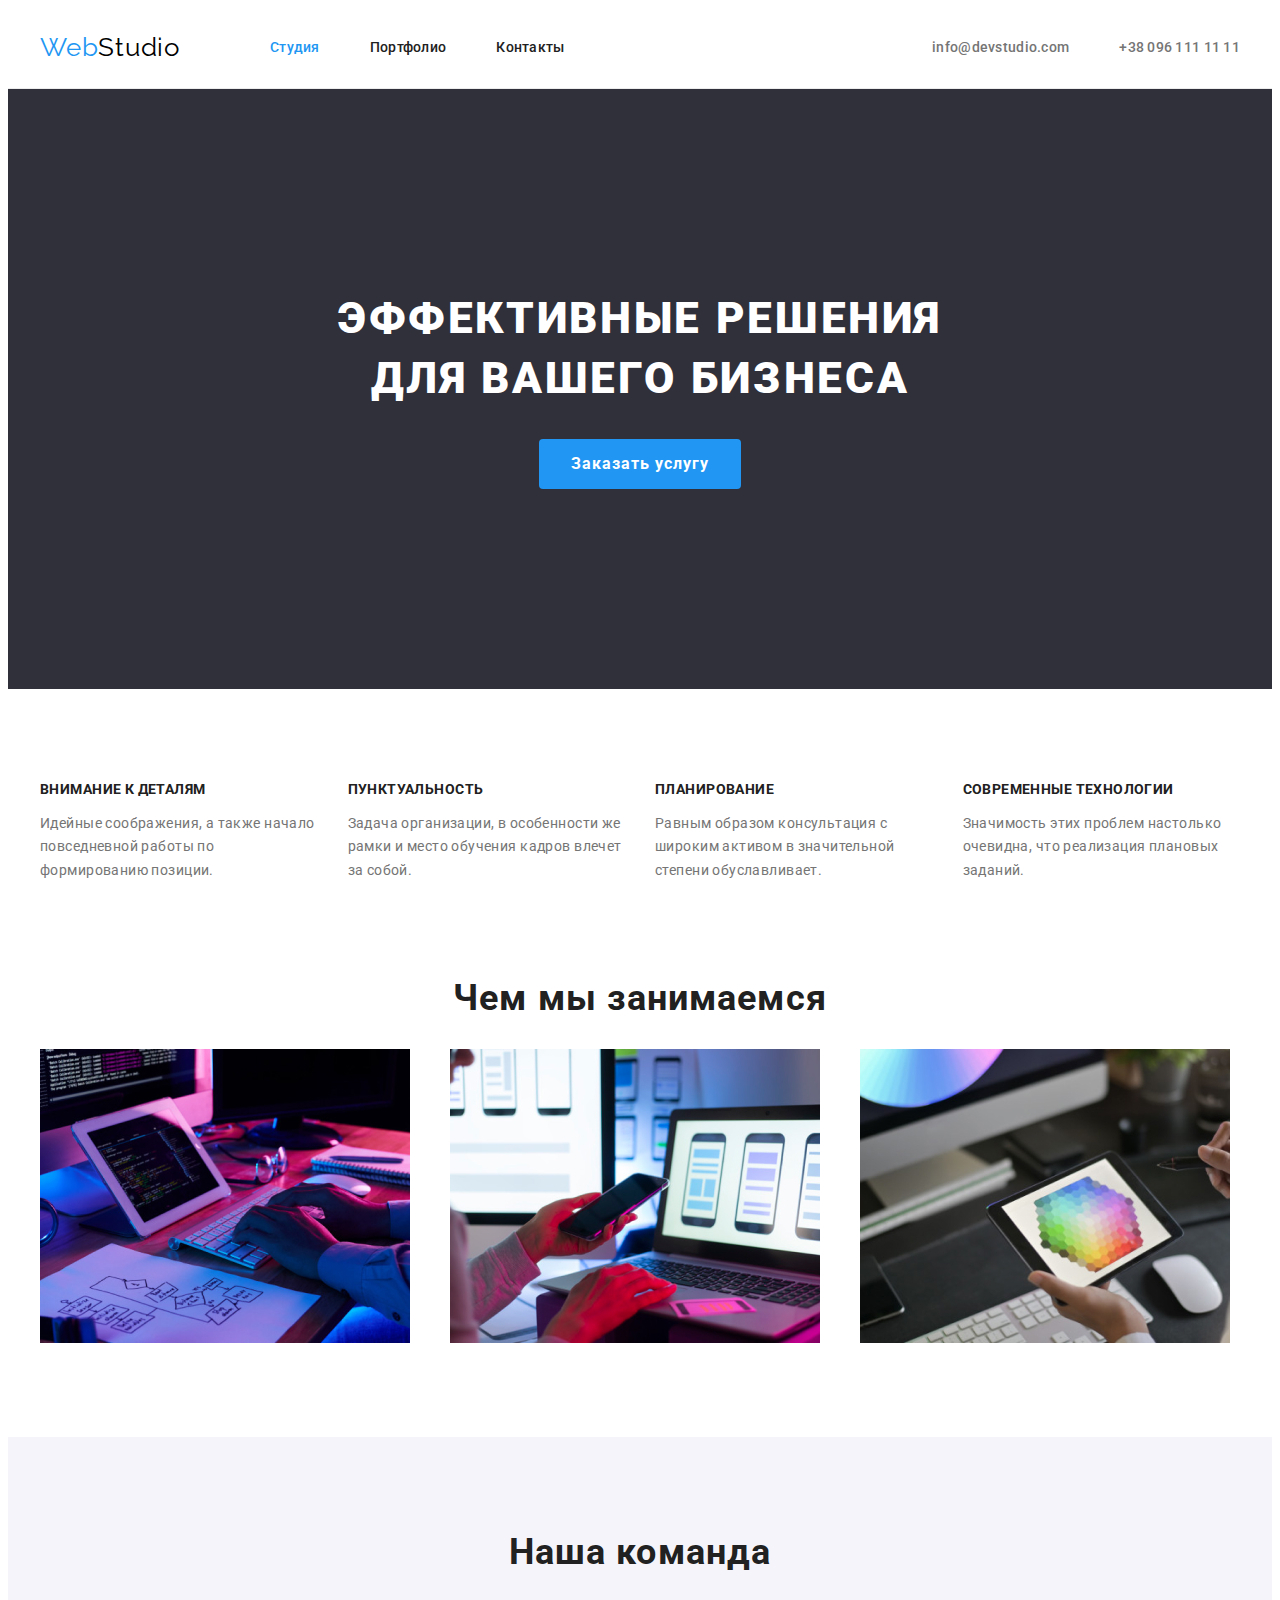
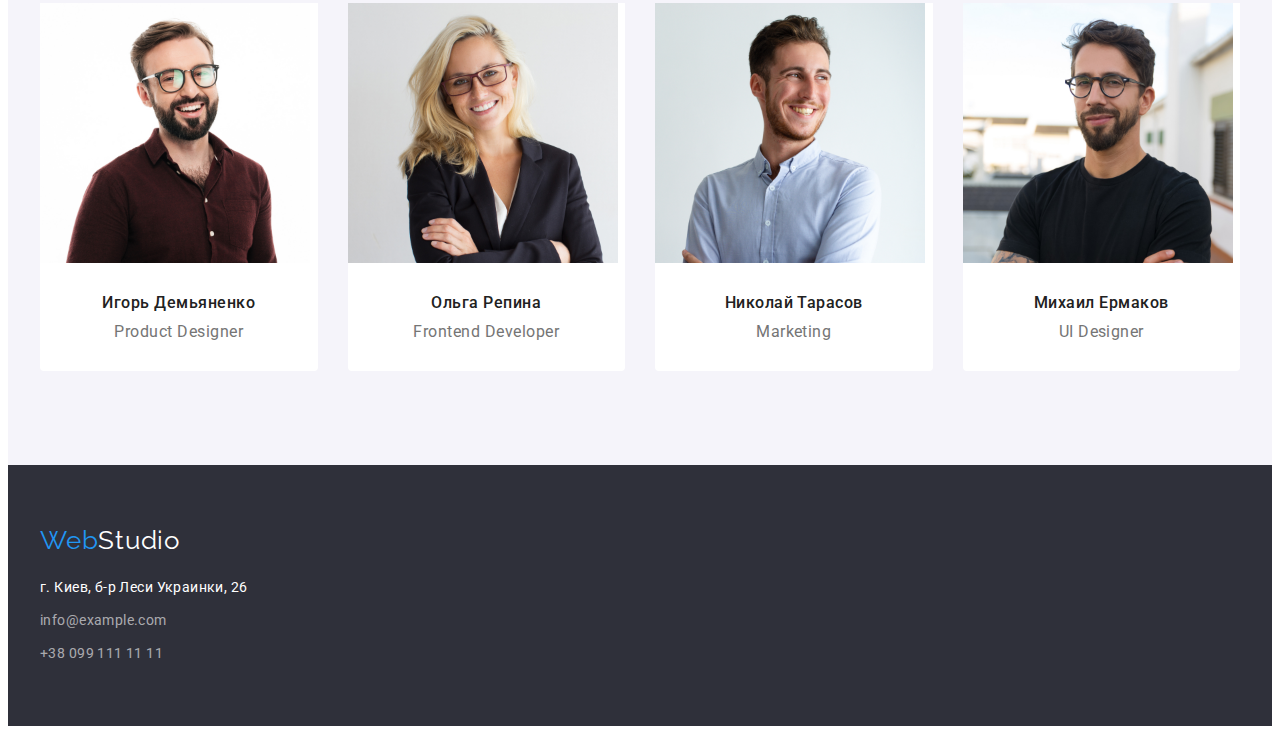
<file: index.html>
<!DOCTYPE html>
<html lang="ru">
<head>
    <meta charset="UTF-8">
    <meta http-equiv="X-UA-Compatible" content="IE=edge">
    <meta name="viewport" content="width=device-width, initial-scale=1.0">
    <title>Студия</title>
    <link rel="preconnect" href="https://fonts.googleapis.com">
    <link rel="preconnect" href="https://fonts.gstatic.com" crossorigin>
    <link href="https://fonts.googleapis.com/css2?family=Raleway:wght@700&family=Roboto:wght@400;500;700;900&display=swap" rel="stylesheet">
    <link rel="stylesheet" href="https://cdnjs.cloudflare.com/ajax/libs/modern-normalize/1.1.0/modern-normalize.min.css" integrity="sha512-wpPYUAdjBVSE4KJnH1VR1HeZfpl1ub8YT/NKx4PuQ5NmX2tKuGu6U/JRp5y+Y8XG2tV+wKQpNHVUX03MfMFn9Q==" crossorigin="anonymous" referrerpolicy="no-referrer" />
    <link rel="stylesheet" href="./css/styles.css">
</head>

<body>

    <!-- Верхняя линия -->

    <header class="header">
        <div class="container">
            <a class="header-logo" href="./index.html"><span>Web</span>Studio</a>
            <nav class="header-nav">
                <ul class="header-nav-list list">
                    <li class="header-nav-item"><a href="./index.html" class="header-nav-link current">Студия</a></li>
                    <li class="header-nav-item"><a href="./portfolio.html" class="header-nav-link">Портфолио</a></li>
                    <li class="header-nav-item"><a href="" class="header-nav-link">Контакты</a></li>
                </ul>
            </nav>
            
            <ul class="header-address-list list">
                <li class="header-address-item">
                    <a href="mailto:info@devstudio.com" class="header-address-link">info@devstudio.com</a>
                </li>
                <li class="header-address-item">
                    <a href="tel:380961111111" class="header-address-link">+38 096 111 11 11</a>
                </li>
            </ul>
        </div>
    </header>

    <!-- Уникальный контент -->

    <main>
        <!-- Блок-герой -->
        
        <section class="hero">
            <div class="container">
                <h1 class="hero-title">Эффективные решения для вашего бизнеса</h1>
                <button type="button" class="hero-btn">Заказать услугу</button>
            </div>
        </section>

        <!-- Блок преимуществ -->

        <section class="benefits section without-padding">
            <div class="container">
                <h2 class="hidden-title">Преимущества</h2> 
            <ul class="benefits-list list">
                <li class="benefit-item">
                    <h3 class="benefit-subtitle">Внимание к деталям</h3>
                    <p class="benefit-text">Идейные соображения, а также начало повседневной работы по формированию позиции.</p>
                </li>
                <li class="benefit-item">
                    <h3 class="benefit-subtitle">Пунктуальность</h3>
                    <p class="benefit-text">Задача организации, в особенности же рамки и место обучения кадров влечет за собой.</p>
                </li>
                <li class="benefit-item">
                    <h3 class="benefit-subtitle">Планирование</h3>
                    <p class="benefit-text">Равным образом консультация с широким активом в значительной степени обуславливает.</p>
                </li>
                <li class="benefit-item">
                    <h3 class="benefit-subtitle">Современные технологии</h3>
                    <p class="benefit-text">Значимость этих проблем настолько очевидна, что реализация плановых заданий.</p>
                </li>
            </ul>
            </div>
        </section>

        <!-- Блок услуг -->
        <section class="services section">
            <div class="container"> 
                <h2 class="section-title">Чем мы занимаемся</h2>
            <ul class="services-list list">
                <li class="services-list-item">
                    <a href="">
                        <img src="./img/service-1.jpg" alt="человек печатает на клавиатуре" width="370">
                    </a>
                </li>
                <li class="services-list-item">
                    <a href="">
                        <img src="./img/service-2.jpg" alt="человек смотрит на экран ноутбука" width="370">
                    </a>
                </li>
                <li class="services-list-item">
                    <a href="">
                        <img src="./img/service-3.jpg" alt="человек выбирает цвет на палитре" width="370">
                    </a>
                </li>
            </ul>
            </div>
        </section>

        <!-- Наша команда -->
        <section class="team section">
            <div class="container">
                <h2 class="section-title">Наша команда</h2>
            <ul class="team-list list">
                <li class="team-item">
                    <img src="./img/team-member-1.jpg" alt="Фото Игоря Демьяненко" width="270" class="team-img">
                    <div class="name-container">
                        <h3 class="team-subtitle">Игорь Демьяненко</h3>
                        <p lang="en" class="team-text">Product Designer</p>
                    </div>
                </li>
                <li class="team-item">
                    <img src="./img/team-member-2.jpg" alt="Фото Ольги Репиной" width="270" class="team-img">
                    <div class="name-container">
                        <h3 class="team-subtitle">Ольга Репина</h3>
                        <p lang="en" class="team-text">Frontend Developer</p>
                    </div>
                </li>
                <li class="team-item">
                    <img src="./img/team-member-3.jpg" alt="Фото Николая Тарасова" width="270" class="team-img">
                    <div class="name-container">
                        <h3 class="team-subtitle">Николай Тарасов</h3>
                        <p lang="en" class="team-text">Marketing</p>
                    </div>
                </li>
                <li class="team-item">
                    <img src="./img/team-member-4.jpg" alt="Фото Михаила Ермакова" width="270" class="team-img">
                    <div class="name-container">
                        <h3 class="team-subtitle">Михаил Ермаков</h3>
                        <p lang="en" class="team-text">UI Designer</p>
                    </div>
                </li>
            </ul>
            </div>
        </section>
    </main>


    <!-- Футер -->

    <footer class="footer">
        <div class="container">
            <a class="footer-logo" href="./index.html"><span>Web</span>Studio</a>
        <address>
            <ul class="footer-address-list list">
                <li class="footer-address-item"><a href="https://goo.gl/maps/VfhAvURkBArNc4L6A" target="blank" rel="noopener nofollow noreferrer" class="footer-address-link location">
                    г. Киев, б-р Леси Украинки, 26</a></li>
                <li class="footer-address-item"><a href="mailto:info@example.com" class="footer-address-link">info@example.com</a></li>
                <li class="footer-address-item"><a href="tel:380991111111" class="footer-address-link">+38 099 111 11 11</a></li>
            </ul>
        </address>
        </div>
    </footer>
</body>
</html>
</file>
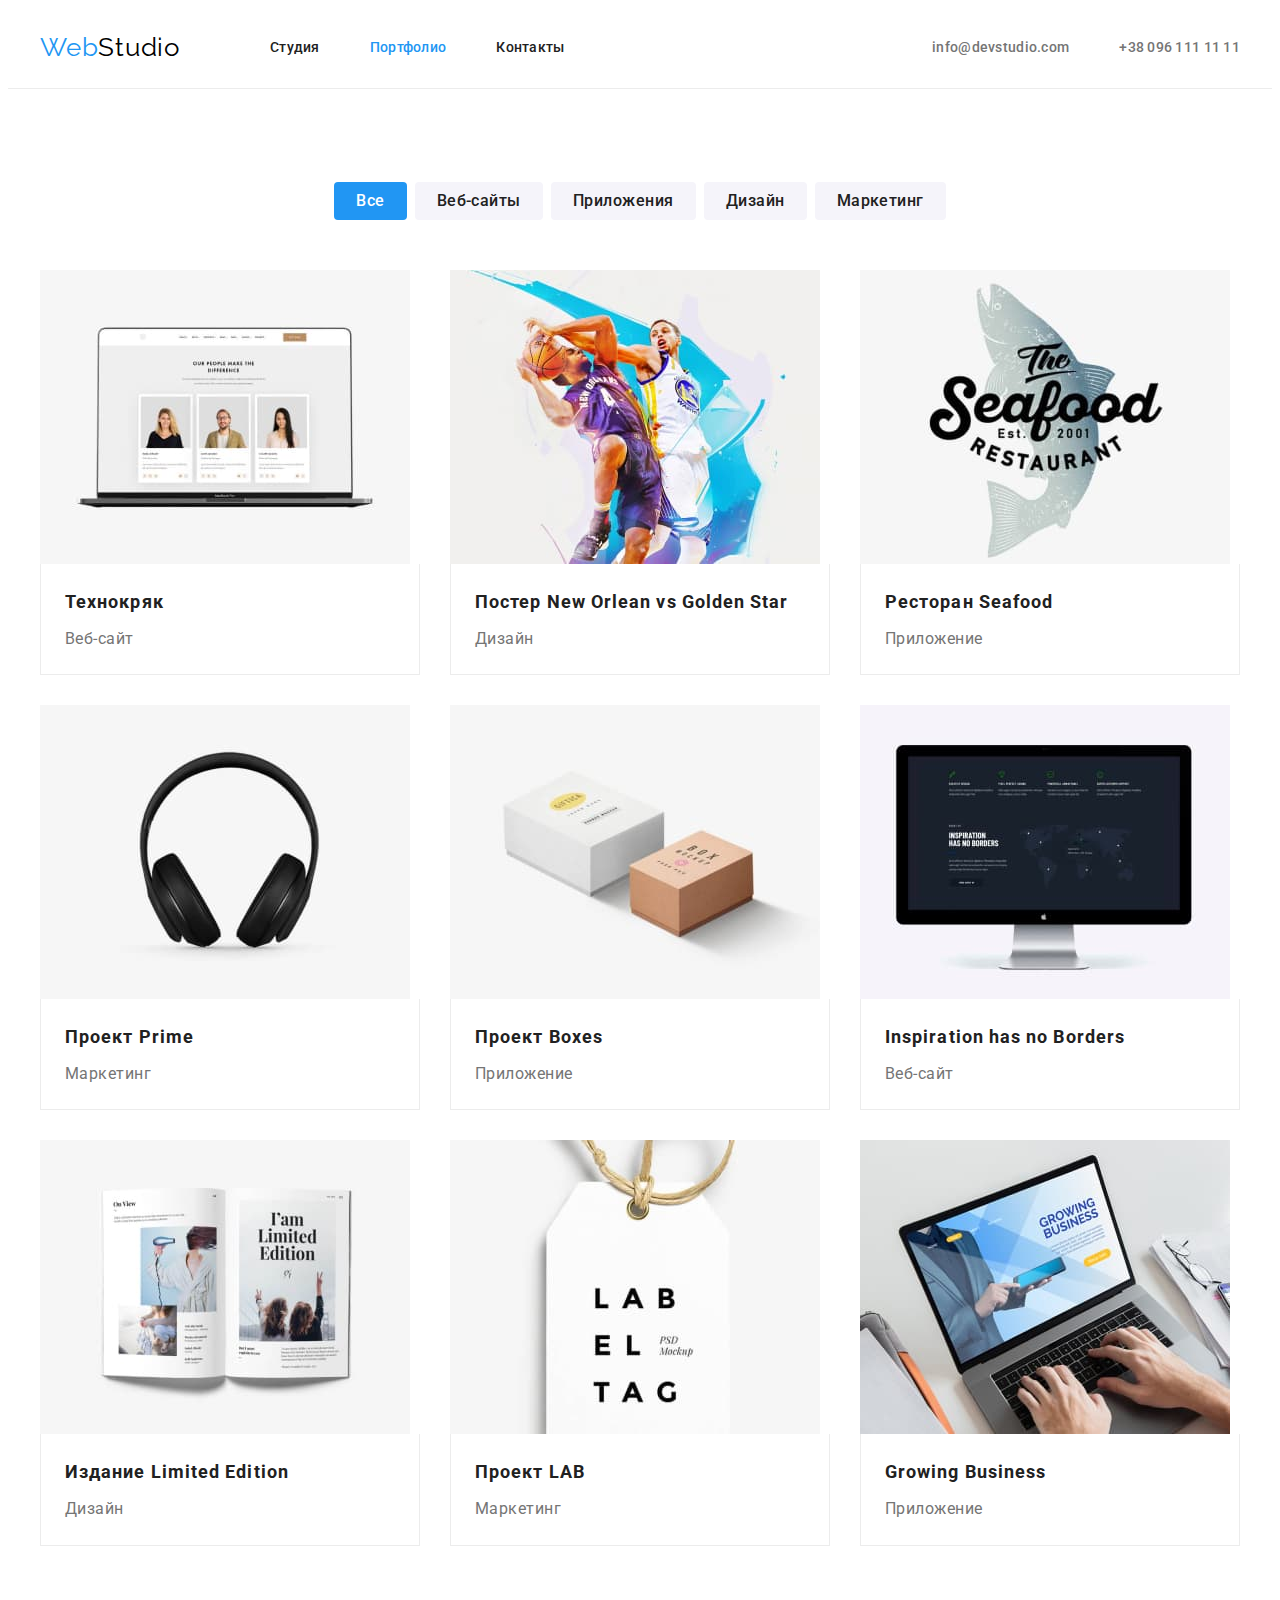
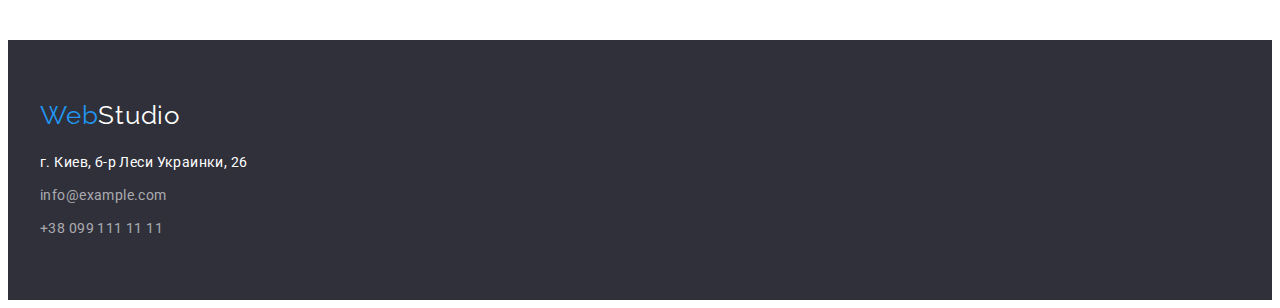
<file: portfolio.html>
<!DOCTYPE html>
<html lang="ru">
<head>
    <meta charset="UTF-8">
    <meta http-equiv="X-UA-Compatible" content="IE=edge">
    <meta name="viewport" content="width=device-width, initial-scale=1.0">
    <title>Студия</title>
    <link rel="preconnect" href="https://fonts.googleapis.com">
    <link rel="preconnect" href="https://fonts.gstatic.com" crossorigin>
    <link href="https://fonts.googleapis.com/css2?family=Raleway:wght@700&family=Roboto:wght@400;500;700;900&display=swap" rel="stylesheet">
    <link rel="stylesheet" href="https://cdnjs.cloudflare.com/ajax/libs/modern-normalize/1.1.0/modern-normalize.min.css" integrity="sha512-wpPYUAdjBVSE4KJnH1VR1HeZfpl1ub8YT/NKx4PuQ5NmX2tKuGu6U/JRp5y+Y8XG2tV+wKQpNHVUX03MfMFn9Q==" crossorigin="anonymous" referrerpolicy="no-referrer" />
    <link rel="stylesheet" href="./css/styles.css">
</head>
<body>

    <!-- Верхняя линия -->

     <header class="header">
        <div class="container">
            <a class="header-logo" href="./index.html"><span>Web</span>Studio</a>
            <nav class="header-nav">
                <ul class="header-nav-list list">
                    <li class="header-nav-item"><a href="./index.html" class="header-nav-link">Студия</a></li>
                    <li class="header-nav-item"><a href="./portfolio.html" class="header-nav-link current">Портфолио</a></li>
                    <li class="header-nav-item"><a href="" class="header-nav-link">Контакты</a></li>
                </ul>
            </nav>
            
            <ul class="header-address-list list">
                <li class="header-address-item">
                    <a href="mailto:info@devstudio.com" class="header-address-link">info@devstudio.com</a>
                </li>
                <li class="header-address-item">
                    <a href="tel:380961111111" class="header-address-link">+38 096 111 11 11</a>
                </li>
            </ul>
        </div>
    </header>

    <!-- Уникальный контент -->

    <main>
        <!-- Портфолио -->

        <section class="portfolio section">
            <div class="container">
                <h1 class="hidden-title">Портфолио</h1>
                <ul class="portfolio-btn-list list">
                    <li class="portfolio-btn-item"><button type="button" class="portfolio-btn current">Все</button></li>
                    <li class="portfolio-btn-item"><button type="button" class="portfolio-btn">Веб-сайты</button></li>
                    <li class="portfolio-btn-item"><button type="button" class="portfolio-btn">Приложения</button></li>
                    <li class="portfolio-btn-item"><button type="button" class="portfolio-btn">Дизайн</button></li>
                    <li class="portfolio-btn-item"><button type="button" class="portfolio-btn">Маркетинг</button></li>
            </ul>

            <ul class="portfolio-list list">
                <li class="portfolio-item">
                    <a href="" class="portfolio-link">
                        <img src="./img/portfolio-img-1.jpg" alt="Ноутбук" width="370" height="294">
                        <div class="client-container">
                            <h2 class="portfolio-subtitle">Технокряк</h2>
                            <p class="portfolio-text">Веб-сайт</p>
                        </div>
                    </a>
                </li>
                <li class="portfolio-item">
                    <a href="" class="portfolio-link">
                        <img src="./img/portfolio-img-2.jpg" alt="Два баскетболиста играют" width="370" height="294">
                        <div class="client-container">
                            <h2 class="portfolio-subtitle">Постер New Orlean vs Golden Star</h2>
                            <p class="portfolio-text">Дизайн</p>
                        </div>
                    </a>
                </li>
                <li class="portfolio-item">
                    <a href="" class="portfolio-link">
                        <img src="./img/portfolio-img-3.jpg" alt="Логотип ресторана" width="370" height="294">
                        <div class="client-container">
                            <h2 class="portfolio-subtitle">Ресторан Seafood</h2>
                            <p class="portfolio-text">Приложение</p>
                        </div>
                    </a>
                </li>
                <li class="portfolio-item">
                    <a href="" class="portfolio-link">
                        <img src="./img/portfolio-img-4.jpg" alt="Наушники" width="370" height="294">
                        <div class="client-container">
                            <h2 class="portfolio-subtitle">Проект Prime</h2>
                            <p class="portfolio-text">Маркетинг</p>
                        </div>
                    </a>
                </li>
                <li class="portfolio-item">
                    <a href="" class="portfolio-link">
                        <img src="./img/portfolio-img-5.jpg" alt="Коробки" width="370" height="294">
                        <div class="client-container">
                            <h2 class="portfolio-subtitle">Проект Boxes</h2>
                            <p class="portfolio-text">Приложение</p>
                        </div>
                    </a>
                </li>
                <li class="portfolio-item">
                    <a href="" class="portfolio-link">
                        <img src="./img/portfolio-img-6.jpg" alt="Экран компьютера" width="370" height="294">
                        <div class="client-container">
                            <h2 class="portfolio-subtitle">Inspiration has no Borders</h2>
                            <p class="portfolio-text">Веб-сайт</p>
                        </div>
                    </a>
                </li>
                <li class="portfolio-item">
                    <a href="" class="portfolio-link">
                        <img src="./img/portfolio-img-7.jpg" alt="Открытый журнал" width="370" height="294">
                        <div class="client-container">
                            <h2 class="portfolio-subtitle">Издание Limited Edition</h2>
                            <p class="portfolio-text">Дизайн</p>
                        </div>
                    </a>
                </li>
                <li class="portfolio-item">
                    <a href="" class="portfolio-link">
                        <img src="./img/portfolio-img-8.jpg" alt="Бирка" width="370" height="294">
                        <div class="client-container">
                            <h2 class="portfolio-subtitle">Проект LAB</h2>
                            <p class="portfolio-text">Маркетинг</p>
                        </div>
                    </a>
                </li>
                <li class="portfolio-item">
                    <a href="" class="portfolio-link">
                        <img src="./img/portfolio-img-9.jpg" alt="Человек печатает на клавиатуре ноутбука" width="370" height="294">
                        <div class="client-container">
                            <h2 class="portfolio-subtitle">Growing Business</h2>
                            <p class="portfolio-text">Приложение</p>
                        </div>
                    </a>
                </li>
            </ul>
            </div>
        </section>
    </main>

    <!-- Футер -->

    <footer class="footer">
        <div class="container">
            <a class="footer-logo" href="./index.html"><span>Web</span>Studio</a>
        <address>
            <ul class="footer-address-list list">
                <li class="footer-address-item"><a href="https://goo.gl/maps/VfhAvURkBArNc4L6A" target="blank" rel="noopener nofollow noreferrer" class="footer-address-link location">
                    г. Киев, б-р Леси Украинки, 26</a></li>
                <li class="footer-address-item"><a href="mailto:info@example.com" class="footer-address-link">info@example.com</a></li>
                <li class="footer-address-item"><a href="tel:380991111111" class="footer-address-link">+38 099 111 11 11</a></li>
            </ul>
        </address>
        </div>
    </footer>
</body>
</html>
</file>
<file: css/styles.css>
:root {
    --primary-logo-color: #000000;
    --nav-link-color: #212121;
    --address-link-color: #757575;
    --primary-footer-link-color: #ffffff;
    --secondary-footer-link-color: rgba(255,255,255,.6);
    --primary-text-color: #757575;
    --secondary-text-color: rgba(255,255,255,.6);
    --title-color: #212121;
    --accent-color: #2196f3;
    --hover-color: #188ce8;
    --primary-background-color: #ffffff;
    --primary-dark-background-color: #2F303A;
    --secondary-background-color: #f5f4fA;
}

body {
    color: var(--primary-text-color);
    background-color: var(--primary-background-color);
    font-family: 'Roboto', sans-serif;
    font-size: 14px;
    font-weight: 400;
}

.list {
    padding: 0;
    margin: 0;
    list-style: none;
}

.section-title {
    margin-top: 0;
    font-weight: 700;
    font-size: 36px;
    line-height: 1.17;
    text-align: center;
    letter-spacing: 0.03em;

    color: var(--title-color);
}

.hidden-title {
    width: 1px;
    height: 1px;
    overflow: hidden;
    opacity: 0;
    margin: -1px;
}

a,
button {
    text-decoration: none;
}

img {
    display: block;
}

.container {
    max-width: 1200px;
    margin: 0 auto;
    padding-left: 15px;
    padding-right: 15px;

    /* outline: 2px dashed #f44336; */
}

.section {
    padding-top: 94px;
    padding-bottom: 94px;
}

.section.without-padding {
    padding-bottom: 0;
}


/* Логотип */

.header-logo,
.footer-logo {
    display: inline-block;
    font-family: 'Raleway', sans-serif;
    font-size: 26px;
    line-height: 1.2;
    letter-spacing: 0.03em;
}

.header-logo {
    color: var(--primary-logo-color);
}

.footer-logo {
    margin-bottom: 20px;
    color: var(--primary-background-color);
}

.header-logo span,
.footer-logo span {
    color: var(--accent-color);
}


/* Навигация */

.header {
    border-bottom: 1px solid #ececec;
}

.header > .container {
    display: flex;
    justify-content: space-between;
    align-items: center;
}

/* .header-nav {
    display: flex;
    align-items: center;
} */

.header-nav-list {
    display: flex;
    align-content: center;
}

.header-address-list {
    display: flex;
    margin-left: auto;
}

.header-logo {
    margin-right: 90px;
}

.header-nav-item:not(:last-child),
.header-address-item:not(:last-child) {
    margin-right: 50px;
}

.header-nav-link,
.header-address-link {
    display: block;
    padding-top: 32px;
    padding-bottom: 32px;

    font-style: normal;
    font-weight: 500;
    line-height: 1.14;
    letter-spacing: 0.02em;
}

.header-nav-link:hover,
.header-nav-link:focus,
.header-address-link:hover,
.header-address-link:focus {
    color: var(--accent-color);
}

.header-nav-link {
    color: var(--nav-link-color);
}

.header-nav-link.current {
    color: var(--accent-color);
}

.header-address-link {
    color: var(--address-link-color);
}



/* Блок-герой */

.hero {
    padding-top: 200px;
    padding-bottom: 200px;
    text-align: center;
    background-color: var(--primary-dark-background-color);
}

.hero-title {
    max-width: 696px;
    margin-top: 0;
    margin-right: auto;
    margin-bottom: 30px;
    margin-left: auto;
    padding: 0;
    
    font-weight: 900;
    font-size: 44px;
    line-height: 1.36;
    letter-spacing: 0.06em;
    text-transform: uppercase;
    color: var(--primary-background-color);
}

.hero-btn {
    display: inline-block;
    min-width: 200px;
    height: 50px;
    padding: 10px 32px;
    margin: 0 auto;
    border-style: none;
    border-radius: 4px;

    background-color: var(--accent-color);
    color: #ffffff;

    font-family: inherit;
    font-weight: 700;
    font-size: 16px;
    line-height: 1.88;
    letter-spacing: 0.06em;

    cursor: pointer;
}

.hero-btn:hover,
.hero-btn:focus {
    background-color: var(--hover-color);
}


/* Блок преимуществ */

.benefits-list {
    display: flex;
}

.benefit-item:not(:last-child) {
    margin-right: 30px;
}

.benefit-item {
    width: calc((100% - 90px) / 4);
}

.benefit-subtitle {
    margin-top: 0;
    margin-bottom: 10;

    font-weight: 700;
    font-size: 14px;
    line-height: 1.14;
    letter-spacing: 0.03em;
    text-transform: uppercase;
    
    color: var(--title-color);
}

.benefit-text {
    margin: 0;
    line-height: 1.7;
    letter-spacing: 0.03em;
    
    color: var(--primary-text-color);
}


/* Блок услуг */

.services-list {
    display: flex;
}

.services-list-item:not(:last-child) {
    margin-right: 30px;
}

.services-list-item {
    width: calc((100% - 60px) / 3);
}

.services > .section-title {
    margin-bottom: 50;
}


/* Наша команда */

.team {
    background-color: var(--secondary-background-color);
}

.team > .section-title {
    padding-bottom: 50px;
}

.team-list {
    display: flex;
}

.team-item:not(:last-child) {
    margin-right: 30px;
}

.team-item {
    width: calc((100% - 90px) / 4);

    background-color: var(--primary-background-color);

    border-radius: 0px 0px 4px 4px;
}

.name-container {
    padding-top: 30px;
    padding-bottom: 30px;
    text-align: center;
}

.team-subtitle {
    margin-top: 0;
    margin-bottom: 10px;

    font-weight: 500;
    font-size: 16px;
    line-height: 1.2;
    letter-spacing: 0.03em;
    
    color: var(--title-color);
}

.team-text {
    margin-top: 0;
    margin-bottom: 0;
    font-size: 16px;
    line-height: 1.2;
    letter-spacing: 0.03em;

    color: var(--primary-text-color);
}


/* Портфолио */

.portfolio-btn-list {
    display: flex;
    justify-content: center;
    margin-bottom: 50px;
}

/* .portfolio-btn-item + .portfolio-btn-item {
    margin-left: 8px;
} */

.portfolio-btn-item:not(:last-child) {
    margin-right: 8px;
}

.portfolio-btn {
    display: inline-block;
    padding: 6px 22px;

    border-style: none;
    border-radius: 4px;

    background-color: var(--secondary-background-color);
    color: var(--nav-link-color);

    font-family: inherit;
    font-weight: 500;
    font-size: 16px;
    line-height: 1.6;
    text-align: center;
    letter-spacing: 0.03em;

    cursor: pointer;
}

.portfolio-btn:hover,
.portfolio-btn:focus {
    color: #ffffff;
    background-color: var(--accent-color);
}

.portfolio-btn.current {
    color: #ffffff;
    background-color: var(--accent-color);
}

.portfolio-list {
    display: flex;
    flex-wrap: wrap;

    margin: -15px;
}

.portfolio-item {
    margin: 15px;
}

.portfolio-item {
    flex-basis: calc(100% / 3 - 30px);
}

/* .portfolio-item {
    margin-right: 30px;
    margin-bottom: 30px;

    border-bottom: 1px solid var(--primary-text-color);
}

.portfolio-item:nth-child(3n) {
    margin-right: 0;
}

.portfolio-item:nth-last-child(-n+3) {
    margin-bottom: 0;
}

.portfolio-item {
    width: calc((100% - 60px) / 3);
} */

.client-container {
    padding: 20px 24px;
    border-right: 1px solid #ececec;
    border-bottom: 1px solid #ececec;
    border-left: 1px solid #ececec;
}

.portfolio-subtitle {
    margin-top: 0;
    margin-bottom: 4px;

    font-weight: 700;
    font-size: 18px;
    line-height: 2;
    letter-spacing: 0.06em;

    color: var(--title-color);
}

.portfolio-text {
    margin: 0;
    font-size: 16px;
    line-height: 1.9;
    letter-spacing: 0.03em;
    
    color: var(--primary-text-color);
}


/* Футер */

.footer {
    padding-top: 60px;
    padding-bottom: 60px;

    background-color: var(--primary-dark-background-color);
}

.footer-address-item {
    margin-bottom: 9px;
}

.footer-address-item:last-child {
    margin-bottom: 0;
}

.footer-address-link {
    font-style: normal;
    font-weight: 400;
    font-size: 14px;
    line-height: 1.7;
    letter-spacing: 0.03em;
    color: var(--secondary-footer-link-color);
}

.footer-address-link.location {
    color: var(--primary-footer-link-color);
}

.footer-address-link:hover,
.footer-address-link:focus {
    color: var(--accent-color);
}
</file>
